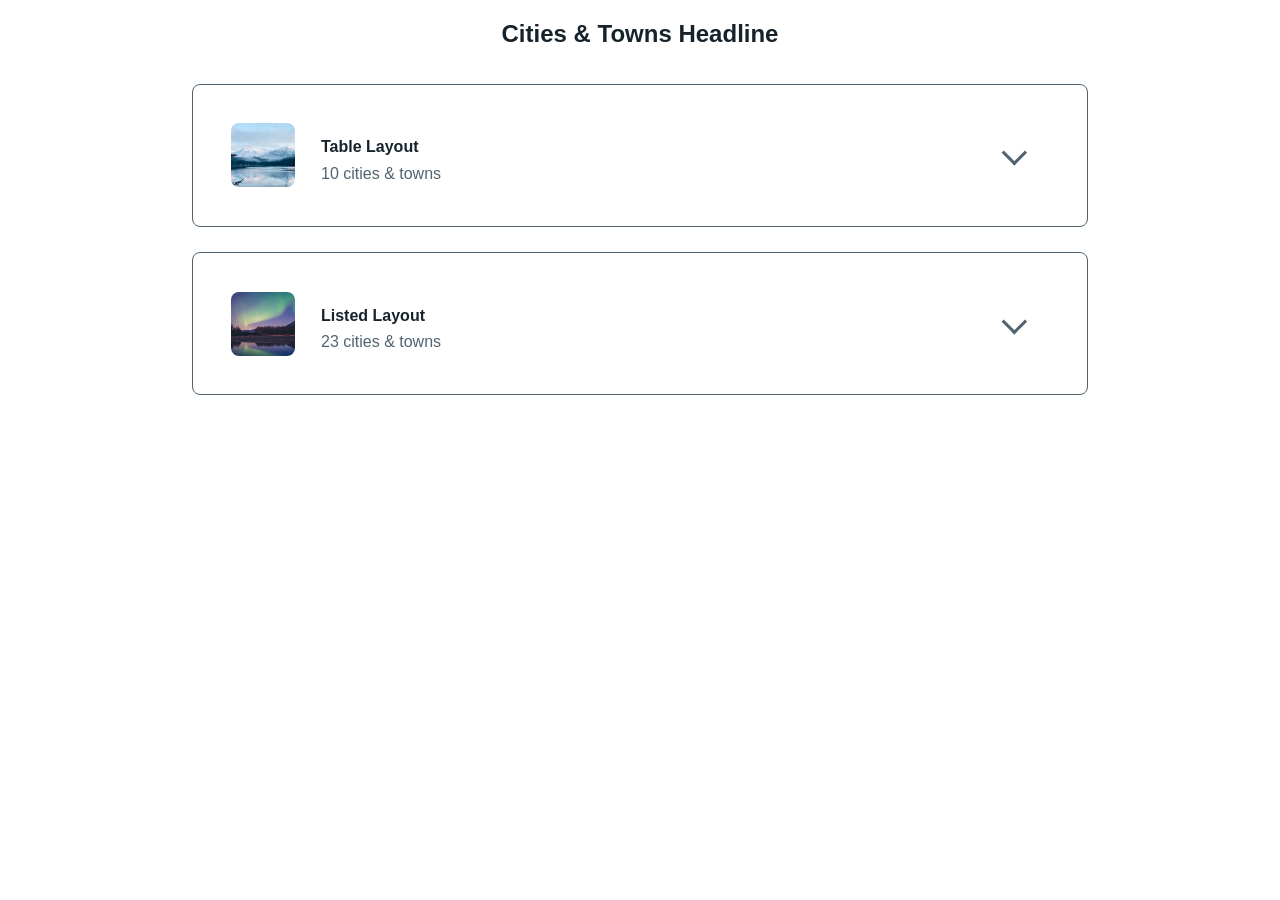
<file: expandable-content/index.html>
<!DOCTYPE html>
<html lang="en">
<head>
  <meta charset="UTF-8">
  <meta name="viewport" content="width=device-width, initial-scale=1.0">
  <title>Expandable Content Component</title>
  <link rel="stylesheet" href="css/style.css">
</head>
<body>

  <main>
    <section class="component--expandable-content" aria-labelledby="expandable-content-heading">
      <div class="expandable-content--inner">
        <div class="ec-headline">
          <h2 id="expandable-content-heading">Cities &amp; Towns Headline</h2>
        </div>

        <div class="content">

          <details class="content-wrapper">
            <summary class="ec-info">
              <div class="ec-img">
                <img
                  src="images/expandable-content-image1.jpg"
                  width="64"
                  height="64"
                  alt="Alt text"
                >
              </div>

              <div class="ec-titles">
                <h4>Table Layout</h4>
                <div class="ec-subtitle">10 cities &amp; towns</div>
              </div>

              <span class="ec-arrow" aria-hidden="true"></span>
            </summary>

            <div class="ec-body field--name-field-ec-body">
              <div class="ec-table-wrapper">
                <table>
                  <thead>
                    <tr>
                      <th scope="col">City</th>
                      <th scope="col">Population</th>
                      <th scope="col">Sub-Region</th>
                    </tr>
                  </thead>
                  <tbody>
                    <tr>
                      <td><a href="#">Anaktuvuk Pass</a></td>
                      <td>425</td>
                      <td><a href="#">Brooks Range</a></td>
                    </tr>
                    <tr>
                      <td><a href="#">Bettles</a></td>
                      <td>23</td>
                      <td><a href="#">Brooks Range</a></td>
                    </tr>
                    <tr>
                      <td><a href="#">Coldfoot</a></td>
                      <td>34</td>
                      <td><a href="#">Brooks Range</a></td>
                    </tr>
                    <tr>
                      <td><a href="#">Kotzebue</a></td>
                      <td>3,102</td>
                      <td><a href="#">Western Arctic</a></td>
                    </tr>
                    <tr>
                      <td><a href="#">Nome</a></td>
                      <td>3,699</td>
                      <td><a href="#">Western Arctic</a></td>
                    </tr>
                    <tr>
                      <td><a href="#">Prudhoe Bay/Deadhorse</a></td>
                      <td>1,310</td>
                      <td><a href="#">Arctic Coast</a></td>
                    </tr>
                    <tr>
                      <td><a href="#">St. Lawrence Island</a></td>
                      <td>640 (Gambell)</td>
                      <td><a href="#">Western Arctic</a></td>
                    </tr>
                    <tr>
                      <td><a href="#">Unalakleet</a></td>
                      <td>765</td>
                      <td><a href="#">Western Arctic</a></td>
                    </tr>
                    <tr>
                      <td><a href="#">Utqiaġvik (Barrow)</a></td>
                      <td>4,927</td>
                      <td><a href="#">Arctic Coast</a></td>
                    </tr>
                    <tr>
                      <td><a href="#">Wiseman</a></td>
                      <td>5</td>
                      <td><a href="#">Brooks Range</a></td>
                    </tr>
                  </tbody>
                </table>
              </div>
            </div>
          </details>

          <details class="content-wrapper">
            <summary class="ec-info">
              <div class="ec-img">
                <img
                  src="images/expandable-content-image2.jpg"
                  width="64"
                  height="64"
                  alt="Alt text"
                >
              </div>

              <div class="ec-titles">
                <h4>Listed Layout</h4>
                <div class="ec-subtitle">23 cities &amp; towns</div>
              </div>

              <span class="ec-arrow" aria-hidden="true"></span>
            </summary>

            <div class="ec-body field--name-field-ec-body">
              <ul class="ec-location-list">
                <li>
                  <h5><a class="ec-body-link" href="#">Arctic National Wildlife Refuge</a></h5>
                  <p class="ec-bold">Nearby towns:</p>
                  <p>City name | City name | City name</p>
                </li>
                <li>
                  <h5><a class="ec-body-link" href="#">Denali National Park</a></h5>
                  <p class="ec-bold">Nearby towns:</p>
                  <p>City name | City name | City name</p>
                </li>
                <li>
                  <h5><a class="ec-body-link" href="#">Gates of the Arctic National Park</a></h5>
                  <p class="ec-bold">Nearby towns:</p>
                  <p>City name | City name | City name</p>
                </li>
                <li>
                  <h5><a class="ec-body-link" href="#">Kenai National Wildlife Refuge</a></h5>
                  <p class="ec-bold">Nearby towns:</p>
                  <p>City name | City name | City name</p>
                </li>
                <li>
                  <h5><a class="ec-body-link" href="#">Wrangell-St. Elias National Park</a></h5>
                  <p class="ec-bold">Nearby towns:</p>
                  <p>City name | City name | City name</p>
                </li>
              </ul>
            </div>
          </details>

        </div>
      </div>
    </section>
  </main>

</body>
</html>
</file>
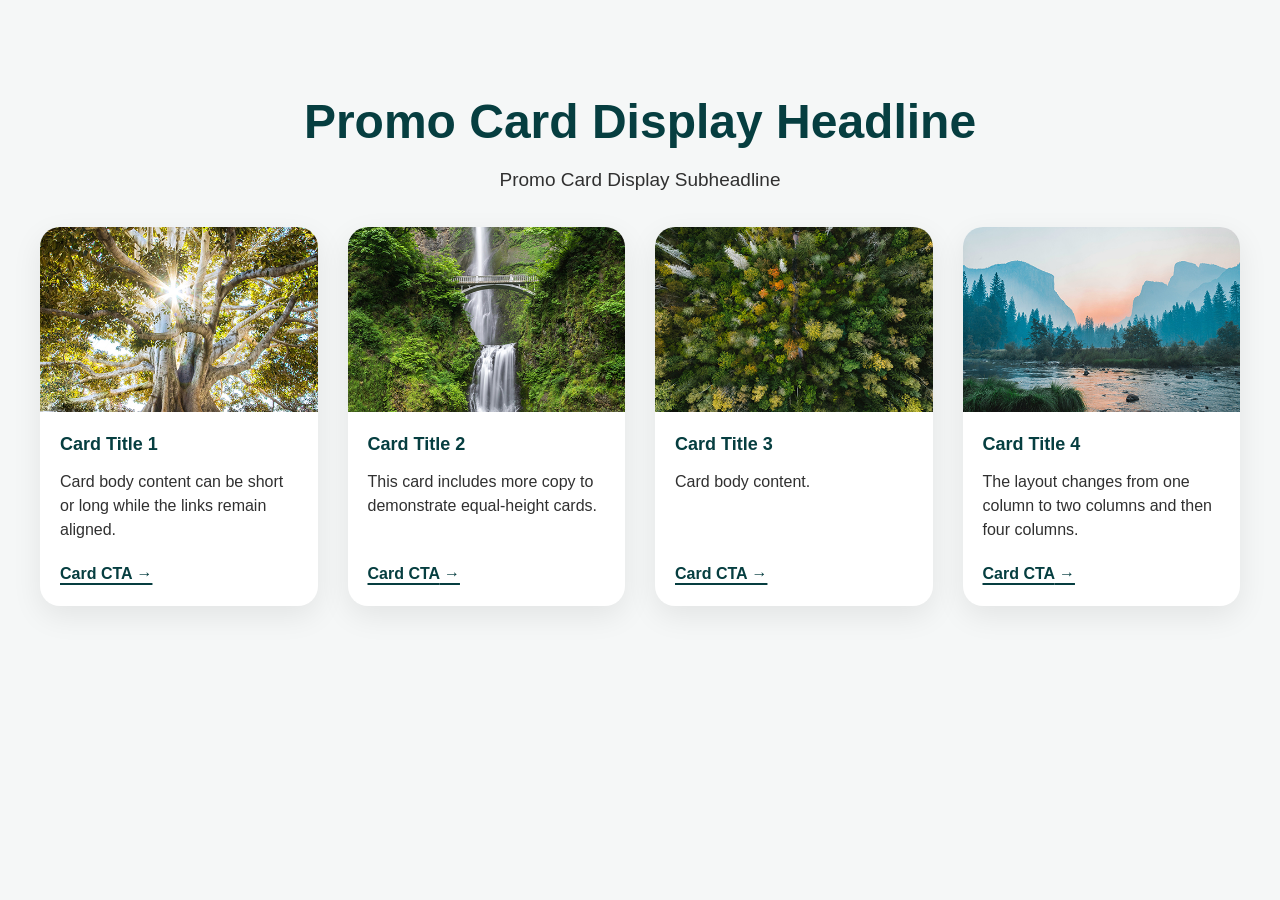
<file: promo-card-display/index.html>
<!doctype html>
<html lang="en">
<head>
  <meta charset="utf-8">
  <meta name="viewport" content="width=device-width, initial-scale=1">
  <title>Promo Card Display</title>
  <link rel="stylesheet" href="css/promo-card-display.css">
</head>
<body>
  <main>
    <section class="promo-card-display" aria-labelledby="promo-card-display-title">
      <div class="promo-card-display__inner">
        <header class="promo-card-display__header">
          <h1 class="promo-card-display__heading" id="promo-card-display-title">Promo Card Display Headline</h1>
          <p class="promo-card-display__subtitle">Promo Card Display Subheadline</p>
        </header>

        <div class="promo-card-display__items">
          <article class="promo-card">
            <div class="promo-card__image">
              <img src="images/promo-card-image1.jpg" width="600" height="400" alt="Alt text">
            </div>
            <div class="promo-card__content">
              <h2 class="promo-card__title">Card Title 1</h2>
              <p class="promo-card__description">Card body content can be short or long while the links remain aligned.</p>
              <a class="promo-card__link" href="#">Card CTA</a>
            </div>
          </article>

          <article class="promo-card">
            <div class="promo-card__image">
              <img src="images/promo-card-image2.jpg" width="600" height="400" alt="Alt text">
            </div>
            <div class="promo-card__content">
              <h2 class="promo-card__title">Card Title 2</h2>
              <p class="promo-card__description">This card includes more copy to demonstrate equal-height cards.</p>
              <a class="promo-card__link" href="#">Card CTA</a>
            </div>
          </article>

          <article class="promo-card">
            <div class="promo-card__image">
              <img src="images/promo-card-image3.jpg" width="600" height="400" alt="Alt text">
            </div>
            <div class="promo-card__content">
              <h2 class="promo-card__title">Card Title 3</h2>
              <p class="promo-card__description">Card body content.</p>
              <a class="promo-card__link" href="#">Card CTA</a>
            </div>
          </article>

          <article class="promo-card">
            <div class="promo-card__image">
              <img src="images/promo-card-image4.jpg" width="600" height="400" alt="Alt text">
            </div>
            <div class="promo-card__content">
              <h2 class="promo-card__title">Card Title 4</h2>
              <p class="promo-card__description">The layout changes from one column to two columns and then four columns.</p>
              <a class="promo-card__link" href="#">Card CTA</a>
            </div>
          </article>
        </div>
      </div>
    </section>
  </main>
</body>
</html>
</file>
<file: expandable-content/css/style.css>
*,
*::before,
*::after {
  box-sizing: border-box;
}

body {
  margin: 0;
  color: #17232b;
  background: #fff;
  font-family: Arial, Helvetica, sans-serif;
  font-size: 1rem;
  line-height: 1.5;
}

a {
  color: #006f8b;
}

.component--expandable-content .expandable-content--inner {
  margin: 0 auto;
  max-width: 96.8rem;
  padding: 1rem 12rem;
}

@media only screen and (max-width: 900px) {
  .component--expandable-content .expandable-content--inner {
    padding: 1rem 2rem;
  }
}

.component--expandable-content .expandable-content--inner .ec-headline h2 {
  margin: 0 0 2rem;
  text-align: center;
}

.component--expandable-content .expandable-content--inner .ec-info h4 {
  margin: 0;
  padding: 0;
  line-height: 1;
}

.component--expandable-content .expandable-content--inner .content-wrapper {
  border: 1px solid #52636f;
  border-radius: 8px;
  margin-bottom: 1.6rem;
  padding: 2.4rem;
  transition: background-color 0.25s ease, border-color 0.25s ease;
  cursor: pointer;
}

.component--expandable-content .expandable-content--inner .content-wrapper:hover {
  background-color: #f4f4f4;
  border-color: #006f8b;
}

.component--expandable-content .expandable-content--inner .content-wrapper summary.ec-info {
  list-style: none;
}

.component--expandable-content .expandable-content--inner .content-wrapper summary.ec-info::-webkit-details-marker {
  display: none;
}

.component--expandable-content .expandable-content--inner .content-wrapper summary.ec-info::marker {
  display: none;
  content: "";
}

.component--expandable-content .expandable-content--inner .content-wrapper summary.ec-info:focus-visible {
  outline: 3px solid rgba(0, 111, 139, 0.35);
  outline-offset: 6px;
  border-radius: 4px;
}

.component--expandable-content .expandable-content--inner .content-wrapper .ec-info {
  display: flex;
  align-items: flex-start;
  gap: 1.6rem;
}

.component--expandable-content .expandable-content--inner .content-wrapper .ec-img img {
  display: block;
  flex: 0 0 auto;
  width: 64px;
  height: 64px;
  object-fit: cover;
  border-radius: 8px;
}

.component--expandable-content .expandable-content--inner .content-wrapper .ec-titles {
  padding-top: 1rem;
}

.component--expandable-content .expandable-content--inner .content-wrapper .ec-no-subtitle {
  padding-top: 2rem;
}

.component--expandable-content .expandable-content--inner .content-wrapper .ec-arrow {
  position: relative;
  align-self: center;
  flex: 0 0 2rem;
  width: 2rem;
  height: 2rem;
  margin-left: auto;
  margin-right: 1rem;
}

.component--expandable-content .expandable-content--inner .content-wrapper .ec-arrow::after {
  content: "";
  position: absolute;
  display: block;
  top: 50%;
  left: 50%;
  width: 1.1rem;
  height: 1.1rem;
  border-style: solid;
  border-width: 0 3px 3px 0;
  border-color: #52636f;
  transform: translate(-65%, -65%) rotate(45deg);
  transition: transform 0.25s ease, border-color 0.25s ease;
}

.component--expandable-content .expandable-content--inner .content-wrapper .ec-arrow:hover::after,
.component--expandable-content .expandable-content--inner .content-wrapper:hover .ec-arrow::after {
  border-color: #006f8b;
}

.component--expandable-content .expandable-content--inner .content-wrapper:hover summary.ec-info h4 {
  color: #006f8b;
}

.component--expandable-content .expandable-content--inner .content-wrapper .ec-subtitle {
  margin-top: 0.4rem;
  color: #52636f;
}

.component--expandable-content .expandable-content--inner .content-wrapper[open] {
  border-color: #006f8b;
}

.component--expandable-content .expandable-content--inner .content-wrapper[open]:hover {
  background-color: #fff;
}

.component--expandable-content .expandable-content--inner .content-wrapper[open] summary.ec-info h4 {
  color: #006f8b;
}

.component--expandable-content .expandable-content--inner .content-wrapper[open] .ec-arrow::after {
  border-color: #006f8b;
  transform: translate(-35%, -35%) rotate(225deg);
}

.component--expandable-content .expandable-content--inner .content-wrapper[open] .field--name-field-ec-body {
  padding-top: 2rem;
}

.component--expandable-content .expandable-content--inner .content-wrapper[open] .ec-location-list {
  list-style: none;
  margin: 0;
  padding: 0;
}

.component--expandable-content .expandable-content--inner .content-wrapper[open] .ec-location-list li {
  margin: 0;
  padding: 0;
}

.component--expandable-content .expandable-content--inner .content-wrapper[open] .ec-location-list li + li {
  margin-top: 2.4rem;
  padding-top: 2.4rem;
  border-top: 1px solid #f5f5f5;
}

.component--expandable-content .expandable-content--inner .content-wrapper[open] .ec-location-list h5 {
  margin: 0 0 0.75rem;
  padding: 0;
  font-size: 1.1rem;
}

.component--expandable-content .expandable-content--inner .content-wrapper[open] .ec-body-link {
  padding: 0;
  text-decoration: underline;
  text-decoration-thickness: 1px;
  text-underline-offset: 0.2em;
}

.component--expandable-content .expandable-content--inner .content-wrapper[open] .ec-location-list p {
  margin: 0.25rem 0;
  color: #52636f;
  line-height: 1.6;
}

.component--expandable-content .expandable-content--inner .content-wrapper[open] .ec-bold {
  font-family: Arial, Helvetica, sans-serif;
  font-weight: 700;
}

.component--expandable-content .expandable-content--inner .ec-table-wrapper {
  overflow-x: auto;
}

.component--expandable-content .expandable-content--inner table {
  width: 100%;
  border-collapse: collapse;
}

.component--expandable-content .expandable-content--inner th,
.component--expandable-content .expandable-content--inner td {
  padding: 0.9rem;
  border-bottom: 1px solid #d9e0e4;
  text-align: left;
  vertical-align: top;
}

.component--expandable-content .expandable-content--inner th {
  color: #17232b;
  background: #f4f4f4;
}

@media only screen and (max-width: 600px) {
  .component--expandable-content .expandable-content--inner .content-wrapper {
    padding: 1.5rem;
  }

  .component--expandable-content .expandable-content--inner .content-wrapper .ec-info {
    gap: 1rem;
  }

  .component--expandable-content .expandable-content--inner .content-wrapper .ec-arrow {
    margin-right: 0;
  }
}
</file>
<file: promo-card-display/css/promo-card-display.css>
@charset "UTF-8";
:root {
  --promo-card-primary: #063e40;
  --promo-card-text: #303030;
  --promo-card-background: #f5f7f7;
  --promo-card-surface: #ffffff;
  --promo-card-radius: 1.25rem;
  --promo-card-shadow: 0 0.625rem 1.875rem rgba(0, 0, 0, 0.08);
  --promo-card-shadow-hover: 0 0.625rem 1.875rem rgba(0, 0, 0, 0.15);
  --promo-card-max-width: 75rem;
  --promo-card-gap: 1.875rem;
}

* {
  box-sizing: border-box;
}

body {
  margin: 0;
  color: var(--promo-card-text);
  background: var(--promo-card-background);
  font-family: Arial, Helvetica, sans-serif;
}

img {
  max-width: 100%;
  height: auto;
}

.promo-card-display {
  padding: 4rem 1.25rem;
}
.promo-card-display__inner {
  width: min(100%, var(--promo-card-max-width));
  margin-inline: auto;
}
.promo-card-display__header {
  max-width: 48rem;
  margin: 0 auto 2rem;
  text-align: center;
}
.promo-card-display__heading {
  margin: 0;
  color: var(--promo-card-primary);
  font-size: clamp(2rem, 4vw, 3rem);
  line-height: 1.1;
}
.promo-card-display__subtitle {
  margin: 1rem 0 0;
  font-size: 1.1875rem;
  line-height: 1.6;
}
.promo-card-display__items {
  display: grid;
  grid-template-columns: 1fr;
  gap: var(--promo-card-gap);
}

.promo-card {
  display: flex;
  flex-direction: column;
  min-width: 0;
  overflow: hidden;
  background: var(--promo-card-surface);
  border-radius: var(--promo-card-radius);
  box-shadow: var(--promo-card-shadow);
  transition: box-shadow 0.4s ease, transform 0.4s ease;
}
.promo-card:hover, .promo-card:focus-within {
  box-shadow: var(--promo-card-shadow-hover);
  transform: translateY(-0.25rem);
}
.promo-card__image {
  overflow: hidden;
  aspect-ratio: 3/2;
}
.promo-card__image img {
  width: 100%;
  height: 100%;
  display: block;
  object-fit: cover;
  transition: transform 0.4s ease;
}
.promo-card:hover .promo-card__image img, .promo-card:focus-within .promo-card__image img {
  transform: scale(1.04);
}
.promo-card__content {
  display: flex;
  flex: 1;
  flex-direction: column;
  padding: 1.25rem;
}
.promo-card__title {
  margin: 0;
  color: var(--promo-card-primary);
  font-size: 1.125rem;
  line-height: 1.35;
}
.promo-card__description {
  margin: 0.875rem 0 1.25rem;
  font-size: 1rem;
  line-height: 1.5;
}
.promo-card__link {
  align-self: flex-start;
  margin-top: auto;
  color: var(--promo-card-primary);
  font-weight: 700;
  line-height: 1.5;
  text-decoration-thickness: 0.125rem;
  text-underline-offset: 0.25rem;
}
.promo-card__link::after {
  content: " →";
}
.promo-card__link:focus-visible {
  outline: 0.1875rem solid currentColor;
  outline-offset: 0.25rem;
}

@media (min-width: 48rem) {
  .promo-card-display {
    padding-block: 6rem 4rem;
  }
  .promo-card-display__items {
    grid-template-columns: repeat(2, minmax(0, 1fr));
  }
}
@media (min-width: 80rem) {
  .promo-card-display__items {
    grid-template-columns: repeat(4, minmax(0, 1fr));
  }
}
@media (prefers-reduced-motion: reduce) {
  *, *::before, *::after {
    transition-duration: 0.01ms !important;
    animation-duration: 0.01ms !important;
    animation-iteration-count: 1 !important;
  }
}
</file>
